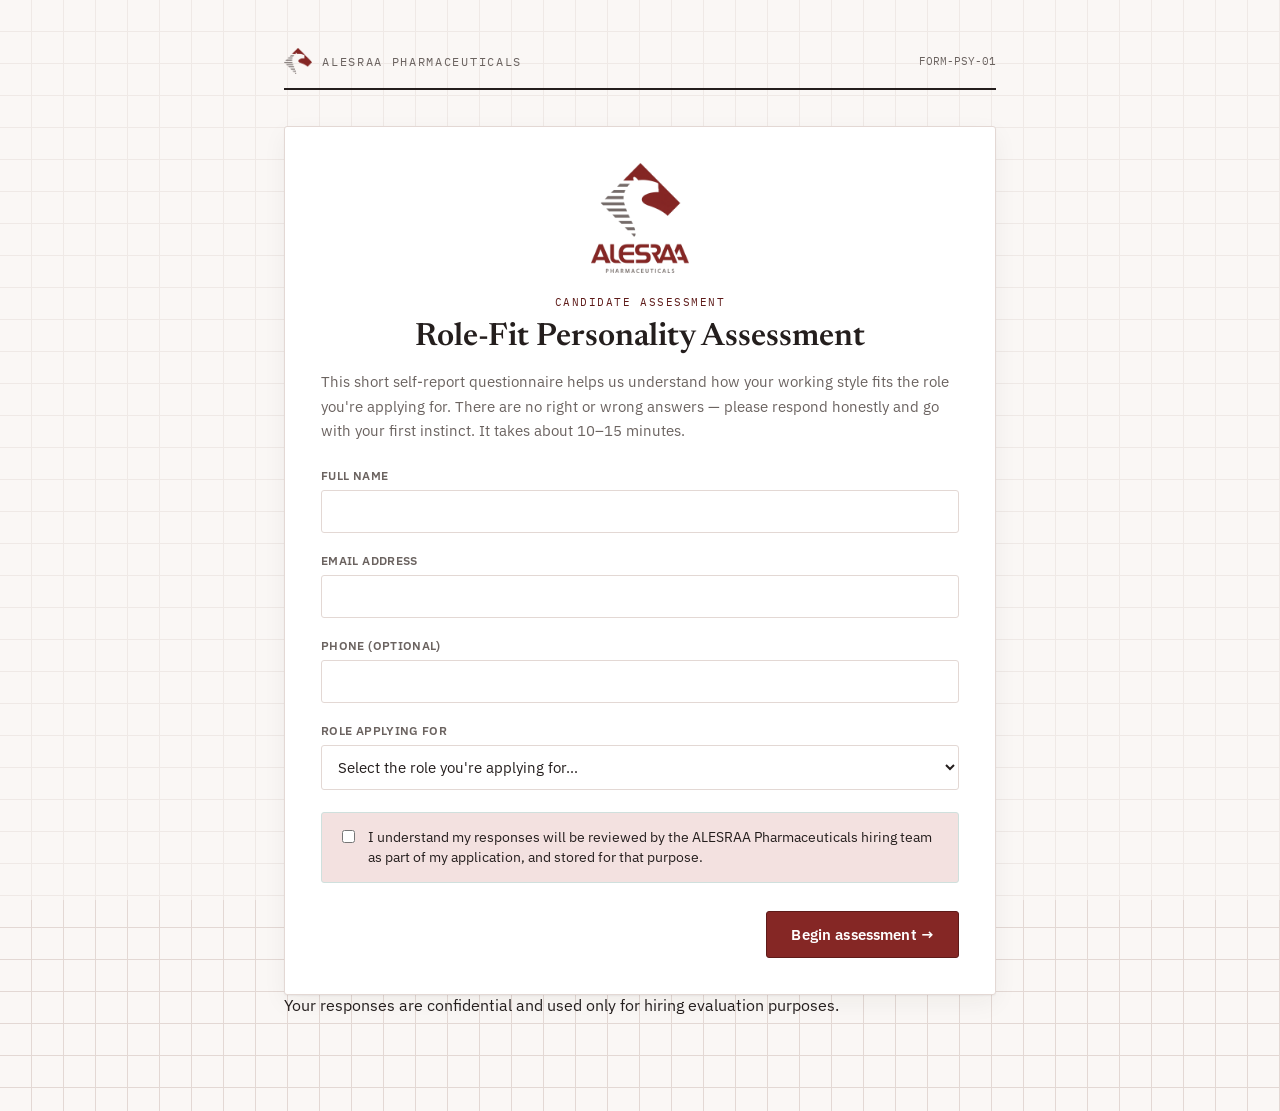
<file: index.html>
<!DOCTYPE html>
<html lang="en">
<head>
<meta charset="UTF-8" />
<meta name="viewport" content="width=device-width, initial-scale=1.0, maximum-scale=1" />
<title>AlEsraa Pharmaceutical Optima — Psychometric Assessment</title>
<meta name="robots" content="noindex, nofollow" />
<link rel="stylesheet" href="styles.css" />
</head>
<body>
<div id="app"></div>
<script src="config.js"></script>
<script src="dom.js"></script>
<script src="data.js"></script>
<script src="scoring.js"></script>
<script src="results-view.js"></script>
<script src="app.js"></script>
</body>
</html>
</file>
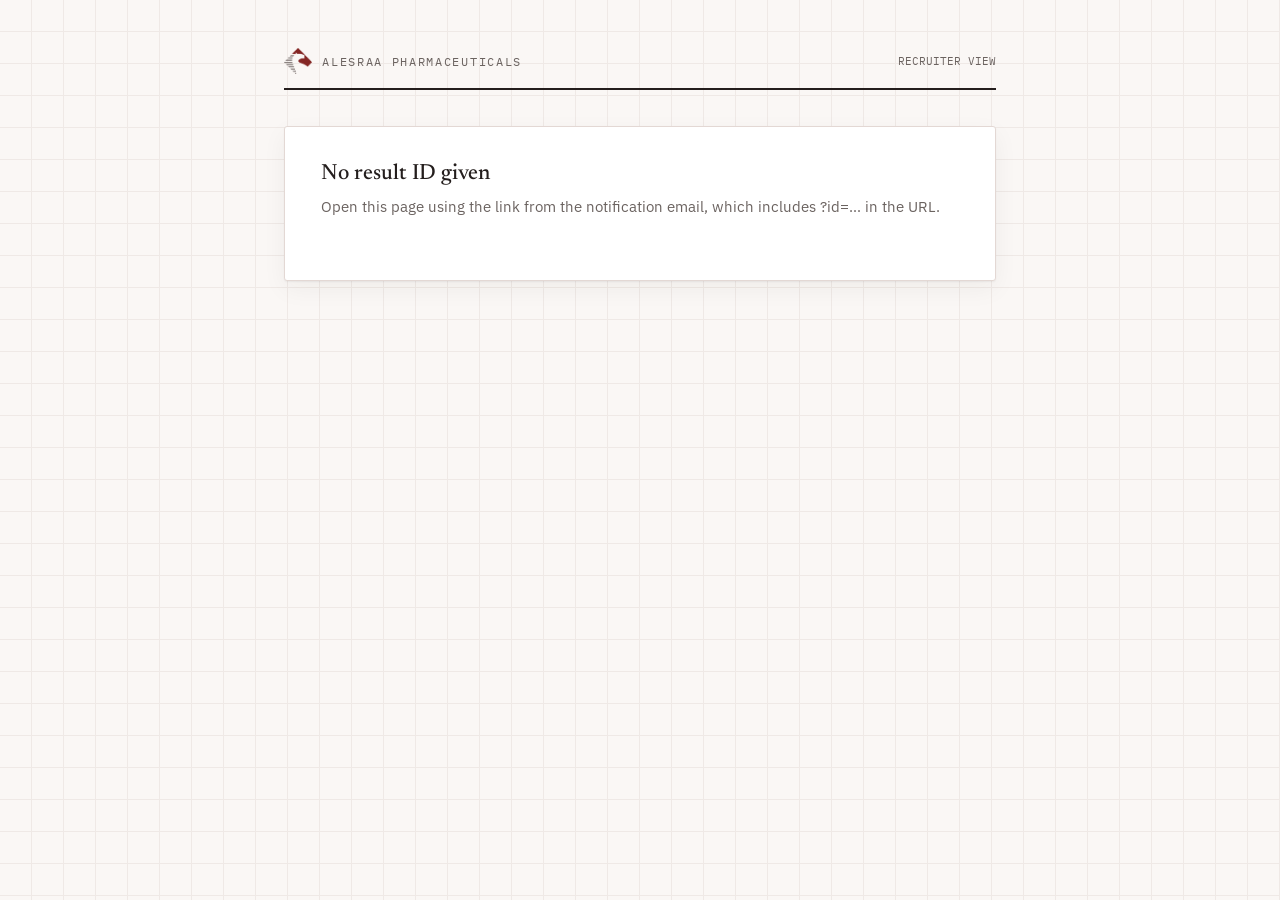
<file: results.html>
<!DOCTYPE html>
<html lang="en">
<head>
<meta charset="UTF-8" />
<meta name="viewport" content="width=device-width, initial-scale=1.0, maximum-scale=1" />
<title>Candidate Results — Recruiter View</title>
<meta name="robots" content="noindex, nofollow" />
<link rel="stylesheet" href="styles.css" />
</head>
<body>
<div id="app"></div>
<script src="config.js"></script>
<script src="dom.js"></script>
<script src="results-view.js"></script>
<script>
  const root = document.getElementById("app");

  function renderMsg(title, body) {
    root.innerHTML = "";
    const wrap = el("div", { class: "wrap" });
    wrap.appendChild(brandMasthead("RECRUITER VIEW"));
    const card = el("div", { class: "card" });
    card.appendChild(el("h2", { class: "subtitle" }, title));
    card.appendChild(el("p", { class: "lede" }, body));
    wrap.appendChild(card);
    root.appendChild(wrap);
  }

  const id = new URLSearchParams(window.location.search).get("id");
  const backendConfigured = CONFIG.SCRIPT_URL.indexOf("PASTE_YOUR") !== 0;

  if (!id) {
    renderMsg("No result ID given", "Open this page using the link from the notification email, which includes ?id=… in the URL.");
  } else if (!backendConfigured) {
    renderMsg("Backend not configured", "Set CONFIG.SCRIPT_URL in config.js before results can be looked up.");
  } else {
    renderMsg("Loading…", "Fetching this candidate's results.");
    fetch(CONFIG.SCRIPT_URL + "?" + new URLSearchParams({ action: "result", id }).toString())
      .then(res => { if (!res.ok) throw new Error("HTTP " + res.status); return res.json(); })
      .then(data => {
        if (!data.found) {
          renderMsg("Result not found", "This link may be out of date, or the row was removed from the spreadsheet.");
          return;
        }
        root.innerHTML = "";
        root.appendChild(renderResults(data.result, { audience: "recruiter" }));
      })
      .catch(err => {
        console.error(err);
        renderMsg("Couldn't load this result", "Check your connection and try again, or open the spreadsheet directly.");
      });
  }
</script>
</body>
</html>
</file>
<file: styles.css>
@import url('https://fonts.googleapis.com/css2?family=Newsreader:ital,opsz,wght@0,6..72,400;0,6..72,500;0,6..72,600;1,6..72,400&family=IBM+Plex+Sans:wght@400;500;600&family=IBM+Plex+Mono:wght@400;500&display=swap');

:root{
  --paper:#FAF7F5;
  --paper-2:#FFFFFF;
  --ink:#241E1D;
  --ink-soft:#6B6360;
  --brand:#852725;
  --brand-dark:#5E1B19;
  --brand-tint:#F3E1E0;
  --slate:#6B6360;
  --slate-tint:#EFEBE8;
  --good:#3F7A5C;
  --good-dark:#2C5941;
  --good-tint:#E1EEE7;
  --amber:#C97A3D;
  --amber-tint:#F5E4D3;
  --line:#E3D8D4;
  --danger:#A63A2A;
  --radius:3px;
  --shadow:0 1px 2px rgba(36,30,29,0.06), 0 8px 24px rgba(36,30,29,0.05);
}

*{box-sizing:border-box;}
html,body{margin:0;padding:0;}
body{
  background:var(--paper);
  background-image:
    linear-gradient(var(--line) 1px, transparent 1px),
    linear-gradient(90deg, var(--line) 1px, transparent 1px);
  background-size:32px 32px;
  background-position:-1px -1px;
  background-color:var(--paper);
  color:var(--ink);
  font-family:'IBM Plex Sans', system-ui, sans-serif;
  min-height:100vh;
  -webkit-font-smoothing:antialiased;
}
body::before{
  content:"";
  position:fixed; inset:0;
  background:var(--paper);
  opacity:.55;
  z-index:-1;
}

.wrap{
  max-width:760px;
  margin:0 auto;
  padding:48px 24px 96px;
}

/* ---------- Header / masthead ---------- */
.masthead{
  display:flex;
  align-items:center;
  justify-content:space-between;
  border-bottom:2px solid var(--ink);
  padding-bottom:14px;
  margin-bottom:36px;
}
.masthead-brand{
  display:flex;
  align-items:center;
  gap:10px;
}
.masthead-logo{
  height:26px;
  width:auto;
  display:block;
}
.masthead .brand{
  font-family:'IBM Plex Mono', monospace;
  font-size:12px;
  letter-spacing:.14em;
  text-transform:uppercase;
  color:var(--ink-soft);
}
.masthead .doc-id{
  font-family:'IBM Plex Mono', monospace;
  font-size:11px;
  color:var(--ink-soft);
}

/* ---------- Cards ---------- */
.card{
  background:var(--paper-2);
  border:1px solid var(--line);
  border-radius:var(--radius);
  box-shadow:var(--shadow);
  padding:36px;
}
@media (max-width:600px){ .card{padding:24px;} .wrap{padding:28px 16px 72px;} }

.hero-logo{
  display:flex;
  justify-content:center;
  margin-bottom:22px;
}
.hero-logo img{
  height:110px;
  width:auto;
  display:block;
}
@media (max-width:600px){ .hero-logo img{ height:84px; } }

.eyebrow{
  font-family:'IBM Plex Mono', monospace;
  font-size:11px;
  letter-spacing:.14em;
  text-transform:uppercase;
  color:var(--brand-dark);
  margin:0 0 10px;
}
h1.title{
  font-family:'Newsreader', serif;
  font-weight:600;
  font-size:32px;
  line-height:1.15;
  margin:0 0 14px;
  color:var(--ink);
}
h2.subtitle{
  font-family:'Newsreader', serif;
  font-weight:500;
  font-size:22px;
  margin:0 0 10px;
  color:var(--ink);
}
p.lede{
  font-size:15px;
  line-height:1.65;
  color:var(--ink-soft);
  margin:0 0 24px;
}

/* ---------- Form ---------- */
.field{ margin-bottom:20px; }
.field label{
  display:block;
  font-size:12px;
  font-weight:600;
  letter-spacing:.03em;
  text-transform:uppercase;
  color:var(--ink-soft);
  margin-bottom:7px;
}
.field input[type=text],
.field input[type=email],
.field input[type=tel],
.field select{
  width:100%;
  font-family:'IBM Plex Sans', sans-serif;
  font-size:15px;
  padding:11px 12px;
  border:1px solid var(--line);
  border-radius:var(--radius);
  background:var(--paper-2);
  color:var(--ink);
}
.field input:focus, .field select:focus, button:focus-visible, .opt:focus-visible, .likert-btn:focus-visible{
  outline:2px solid var(--brand);
  outline-offset:2px;
}
.hint{ font-size:12.5px; color:var(--ink-soft); margin-top:6px; }

.consent{
  display:flex;
  gap:10px;
  align-items:flex-start;
  background:var(--brand-tint);
  border:1px solid #cfe0dd;
  border-radius:var(--radius);
  padding:14px 16px;
  margin:22px 0 26px;
  font-size:13.5px;
  line-height:1.5;
  color:var(--ink);
}
.consent input{ margin-top:3px; }

.btn{
  font-family:'IBM Plex Sans', sans-serif;
  font-weight:600;
  font-size:14.5px;
  letter-spacing:.01em;
  border:1px solid var(--brand-dark);
  background:var(--brand);
  color:#fff;
  padding:13px 24px;
  border-radius:var(--radius);
  cursor:pointer;
  transition:background .15s ease, transform .1s ease;
}
.btn:hover:not(:disabled){ background:var(--brand-dark); }
.btn:active:not(:disabled){ transform:translateY(1px); }
.btn:disabled{ opacity:.4; cursor:not-allowed; }
.btn.ghost{
  background:transparent;
  color:var(--ink);
  border-color:var(--line);
}
.btn.ghost:hover:not(:disabled){ background:var(--paper); }

.btn-row{ display:flex; justify-content:space-between; align-items:center; margin-top:28px; gap:12px; }

.warn-banner{
  background:var(--amber-tint);
  border:1px solid #e4c19c;
  color:#7a4a1c;
  font-size:12.5px;
  padding:10px 14px;
  border-radius:var(--radius);
  margin-bottom:22px;
  font-family:'IBM Plex Mono', monospace;
}

/* ---------- Gauge / progress ---------- */
.gauge{
  display:flex;
  align-items:center;
  gap:14px;
  margin-bottom:30px;
}
.gauge-track{
  position:relative;
  flex:1;
  height:10px;
  border-radius:6px;
  background:linear-gradient(90deg,
    #E7DCCB 0 33.3%,
    #EFE3CE 33.3% 66.6%,
    #E4EEEC 66.6% 100%);
  border:1px solid var(--line);
  overflow:hidden;
}
.gauge-fill{
  position:absolute; inset:0 auto 0 0;
  width:0%;
  background:var(--brand);
  opacity:.85;
  transition:width .35s ease;
}
.gauge-count{
  font-family:'IBM Plex Mono', monospace;
  font-size:12.5px;
  color:var(--ink-soft);
  white-space:nowrap;
}

/* ---------- Question card ---------- */
.q-kicker{
  font-family:'IBM Plex Mono', monospace;
  font-size:11px;
  letter-spacing:.1em;
  text-transform:uppercase;
  color:var(--brand-dark);
  margin-bottom:12px;
}
.q-text{
  font-family:'Newsreader', serif;
  font-size:23px;
  line-height:1.42;
  color:var(--ink);
  margin:0 0 30px;
}

.likert{
  display:flex;
  flex-direction:column;
  gap:8px;
}
.likert-btn{
  display:flex;
  align-items:center;
  gap:14px;
  width:100%;
  text-align:left;
  padding:13px 16px;
  border:1px solid var(--line);
  background:var(--paper-2);
  border-radius:var(--radius);
  cursor:pointer;
  font-family:'IBM Plex Sans', sans-serif;
  font-size:14.5px;
  color:var(--ink);
  transition:border-color .12s ease, background .12s ease;
}
.likert-btn .num{
  font-family:'IBM Plex Mono', monospace;
  font-size:12px;
  width:20px; height:20px;
  border-radius:50%;
  border:1px solid var(--ink-soft);
  display:flex; align-items:center; justify-content:center;
  flex:none;
  color:var(--ink-soft);
}
.likert-btn:hover{ border-color:var(--brand); }
.likert-btn.selected{
  border-color:var(--brand);
  background:var(--brand-tint);
}
.likert-btn.selected .num{
  background:var(--brand);
  border-color:var(--brand);
  color:#fff;
}

.opt-list{ display:flex; flex-direction:column; gap:10px; }
.opt{
  display:flex; gap:14px;
  text-align:left;
  padding:15px 16px;
  border:1px solid var(--line);
  background:var(--paper-2);
  border-radius:var(--radius);
  cursor:pointer;
  font-size:14.5px;
  line-height:1.5;
  color:var(--ink);
}
.opt .letter{
  font-family:'IBM Plex Mono', monospace;
  font-weight:600;
  color:var(--brand-dark);
  flex:none;
}
.opt:hover{ border-color:var(--brand); }
.opt.selected{ border-color:var(--brand); background:var(--brand-tint); }

/* ---------- Done screen ---------- */
.stamp{
  display:inline-block;
  font-family:'IBM Plex Mono', monospace;
  font-size:11px;
  letter-spacing:.12em;
  text-transform:uppercase;
  color:var(--brand-dark);
  border:1px solid var(--brand-dark);
  padding:5px 10px;
  border-radius:2px;
  margin-bottom:18px;
}
.done-icon{ font-size:34px; margin-bottom:10px; }

/* ---------- Results screen ---------- */
.match-head{
  display:flex;
  align-items:flex-start;
  justify-content:space-between;
  gap:16px;
  margin-bottom:14px;
}
.match-badge{
  display:inline-flex;
  align-items:center;
  gap:7px;
  font-family:'IBM Plex Mono', monospace;
  font-size:12px;
  letter-spacing:.04em;
  font-weight:600;
  padding:5px 11px;
  border-radius:20px;
  margin-bottom:8px;
}
.match-badge.match-strong{ background:var(--good-tint); color:var(--good-dark); }
.match-badge.match-moderate{ background:var(--amber-tint); color:#8a5423; }
.match-badge.match-below{ background:#F7E1DA; color:var(--danger); }
.match-sub{ font-size:13px; color:var(--ink-soft); }
.match-pct{
  font-family:'Newsreader', serif;
  font-size:40px;
  font-weight:600;
  line-height:1;
  white-space:nowrap;
}
.match-head.match-strong .match-pct{ color:var(--good-dark); }
.match-head.match-moderate .match-pct{ color:#8a5423; }
.match-head.match-below .match-pct{ color:var(--danger); }

.match-bar{
  height:10px;
  border-radius:6px;
  background:var(--paper);
  border:1px solid var(--line);
  overflow:hidden;
  margin-bottom:26px;
}
.match-bar-fill{ height:100%; border-radius:6px; }
.match-bar-fill.match-strong{ background:var(--good); }
.match-bar-fill.match-moderate{ background:var(--amber); }
.match-bar-fill.match-below{ background:var(--danger); }

.callout{
  border-radius:var(--radius);
  padding:16px 18px;
  border:1px solid var(--line);
}
.callout-title{ font-weight:600; font-size:13.5px; margin-bottom:6px; }
.callout-text{ font-size:14px; line-height:1.6; color:var(--ink); margin:0; }
.callout-list{ margin:0; padding-left:18px; font-size:14px; line-height:1.7; color:var(--ink); }
.callout-strong, .callout.callout-strength{ background:var(--good-tint); border-color:#cbdfd3; }
.callout-moderate{ background:var(--amber-tint); border-color:#e4c19c; }
.callout-below, .callout.callout-dev{ background:var(--amber-tint); border-color:#e4c19c; }
.callout-below{ background:#FBEEE9; border-color:#eac3b6; }

.two-col{ display:grid; grid-template-columns:1fr 1fr; gap:16px; margin-top:20px; }
@media (max-width:600px){ .two-col{ grid-template-columns:1fr; } }

.trait-card{
  border:1px solid var(--line);
  border-radius:var(--radius);
  padding:18px 20px;
  margin-bottom:14px;
}
.trait-top{ display:flex; justify-content:space-between; align-items:flex-start; gap:12px; margin-bottom:12px; }
.trait-name{ font-family:'Newsreader', serif; font-size:17px; font-weight:600; color:var(--ink); }
.trait-note{ font-size:12.5px; color:var(--ink-soft); margin-top:3px; max-width:46ch; }
.trait-badge{
  font-family:'IBM Plex Mono', monospace;
  font-size:11px; font-weight:600;
  padding:4px 10px; border-radius:20px; white-space:nowrap;
}
.trait-badge.trait-low{ background:#F7E1DA; color:var(--danger); }
.trait-badge.trait-moderate{ background:var(--amber-tint); color:#8a5423; }
.trait-badge.trait-high{ background:var(--good-tint); color:var(--good-dark); }

.trait-score-row{ display:flex; justify-content:space-between; font-size:12.5px; margin-bottom:6px; }
.trait-score-num{ font-family:'IBM Plex Mono', monospace; color:var(--ink); }

.trait-bar{ position:relative; height:8px; margin-bottom:6px; }
.trait-zones{ position:absolute; inset:0; display:flex; border-radius:5px; overflow:hidden; border:1px solid var(--line); }
.trait-zones .zone{ flex:1; }
.zone-low{ background:#F3D9CE; }
.zone-mod{ background:#F0E2C7; }
.zone-high{ background:var(--good-tint); }
.trait-marker{
  position:absolute; top:50%;
  width:12px; height:12px;
  background:var(--ink);
  border:2px solid #fff;
  border-radius:50%;
  transform:translate(-50%,-50%);
  box-shadow:0 1px 3px rgba(0,0,0,.3);
}
.trait-scale-labels{ display:flex; justify-content:space-between; font-size:10.5px; color:var(--ink-soft); font-family:'IBM Plex Mono', monospace; }

.loading-note{ font-size:14px; color:var(--ink-soft); }

footer.foot{
  text-align:center;
  margin-top:30px;
  font-size:11.5px;
  color:var(--ink-soft);
  font-family:'IBM Plex Mono', monospace;
}
</file>
